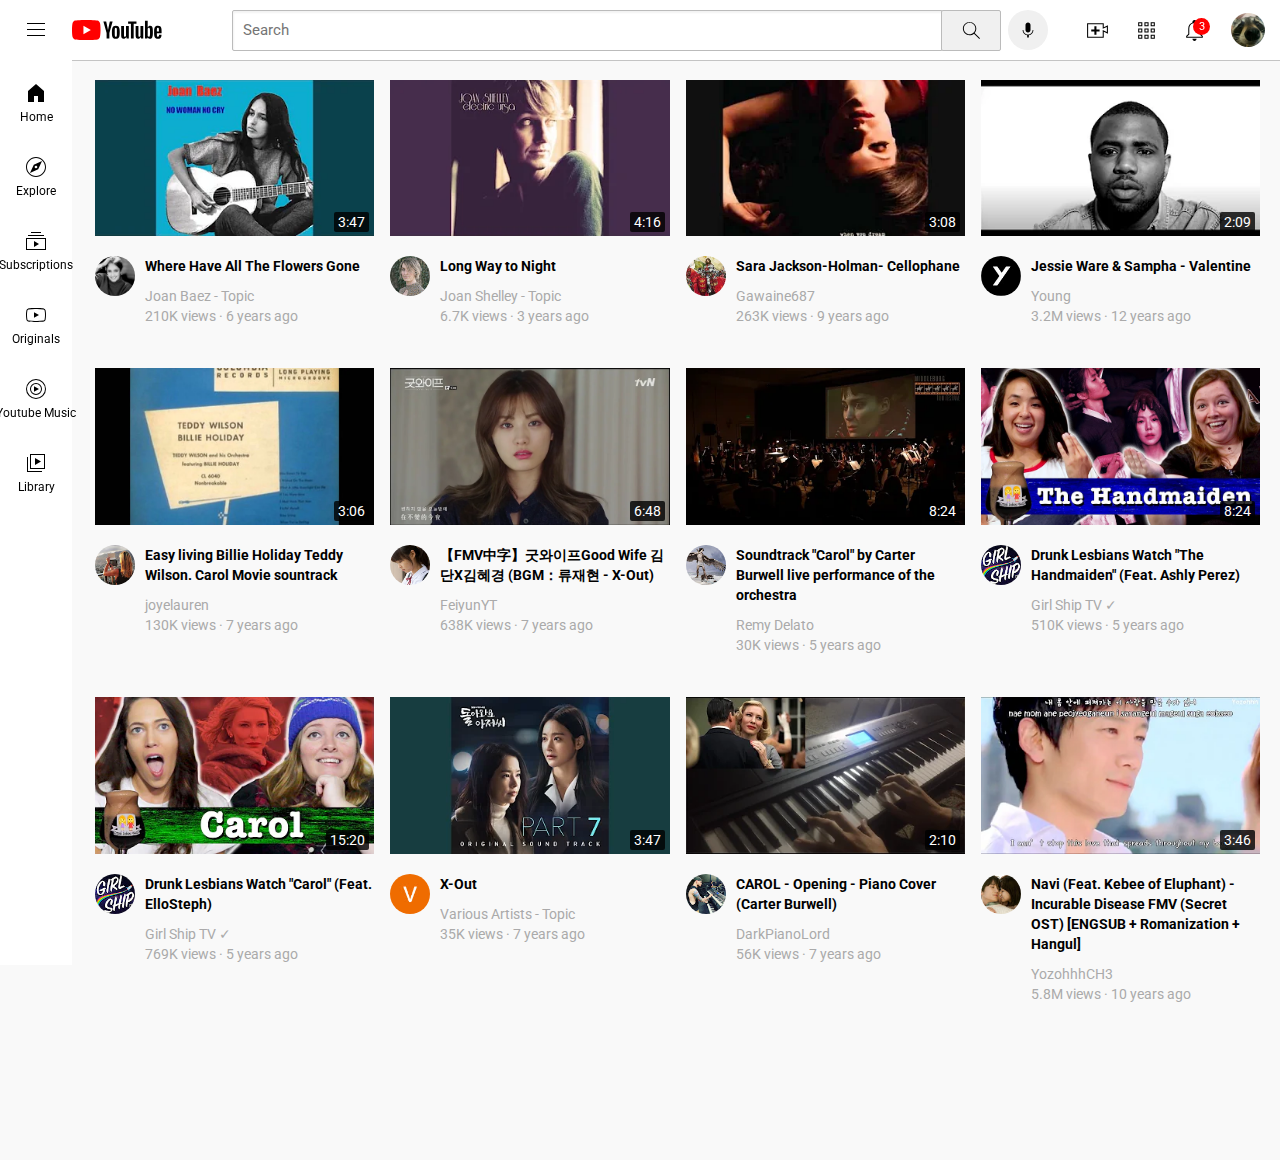
<file: index.html>
<!DOCTYPE html>
<html lang="en">
  <head>
    <title>Youtube.com Clone</title>
    <meta charset="UTF-8">
    <link rel="stylesheet" href="styles/video.css">
    <meta name="viewport" content="width=device-width, initial-scale=1"/>
    <link rel="preconnect" href="https://fonts.googleapis.com">
    <link rel="preconnect" href="https://fonts.gstatic.com" crossorigin>
    <link href="https://fonts.googleapis.com/css2?family=Fraunces:opsz,wght@9..144,700&family=Montserrat:wght@500&family=Roboto&display=swap" rel="stylesheet">
    <link rel="stylesheet" href="styles/general.css">
    <link rel="stylesheet" href="styles/header.css">
    <link rel="stylesheet" href="styles/sidebar.css">
  </head>
  <body>
    <div class="header">
      <div class="left-section">
        <img class="hamburger-menu" src="icons/hamburger-menu.svg">
        <img class="youtube-logo" src="icons/youtube-logo.svg">
      </div>
      <div class="middle-section">
        <input class="search-bar" placeholder="Search" type="text">
        <button class="search-button">
          <img class="search-icon" src="icons/search.svg">
          <div class="tooltip">Search</div>
        </button>
        <button class="voice-search-button">
          <img class="voice-search-icon" src="icons/voice-search-icon.svg">
          <div class="tooltip">Search with your voice</div>
        </button>
        
      </div>
      <div class="right-section">
        <div class="upload-icon-container">
          <img class="upload" src="icons/upload.svg">
          <div class="tooltip">Create</div>
      </div> 
      <div class="youtube-apps-container">
        <img class="youtube-apps" src="icons/youtube-apps.svg">
        <div class="tooltip">YouTube apps</div>
      </div>
      <div class="notifications-container">
        <img class="notifications" src="icons/notifications.svg">
        <div class="notifications-count">3</div>
        <div class="tooltip">Notifications</div>
      </div>
        

        <img class="user-picture" src="channel-pictures/channels4_profile.jpg">
      </div>  
    </div>
    
    <div class="sidebar">
      <div class="sidebar-link">
        <img src="icons/home.svg">
        <div>Home</div>
      </div>
      <div class="sidebar-link">
        <img src="icons/explore.svg">
        <div>Explore</div>
      </div>
      <div class="sidebar-link">
        <img src="icons/subscriptions.svg">
        <div>Subscriptions</div>
      </div>
      <div class="sidebar-link">
        <img src="icons/originals.svg">
        <div>Originals</div>
      </div>
      <div class="sidebar-link">
        <img src="icons/youtube-music.svg">
        <div>Youtube Music</div>
      </div>
      <div class="sidebar-link">
        <img src="icons/library.svg">
        <div>Library</div>
      </div>
    </div>
    <!--main and section gives our code a bit more structure and super helpful for screen readers-->

    <main>
      <section class="video-grid">
      <div class="video-preview">
        <a href="https://www.youtube.com/watch?v=fIPJGljUkAc&list=LL&index=30&pp=gAQBiAQB8AUB">
          <div class="thumbnail-row">
            <img class="thumbnail" src="Thumbnails/hqdefault (1).webp"/>
            <div class="time-stamp">3:47</div>
          </div>
          
          <div class="video-info-grid">
            <div class="channel-picture">
              <img class="profile-picture" src="channel-pictures/joanbaez.jpeg"/>
            </div>
            <div class="video-info">
              <span class="video-title">Where Have All The Flowers Gone</span>        
              <span class="video-author">Joan Baez - Topic</span>
              <span class="video-stats">210K views &middot; 6 years ago</span>
            </div>        
          </div>   
        </a>         
      </div>
      <div class="video-preview">
        <a href="https://www.youtube.com/watch?v=IBx5qoKXGe8&list=LL&index=22&pp=gAQBiAQB8AUB">
          <div class="thumbnail-row">
            <img class="thumbnail" src="Thumbnails/hqdefault (2).webp"/>
            <div class="time-stamp">4:16</div>
          </div>          
          <div class="video-info-grid">
            <div class="channel-picture">
              <img class="profile-picture" src="channel-pictures/joanshelley.jpg"/>
            </div>
            <div class="video-info">
              <span class="video-title">Long Way to Night</span>        
              <span class="video-author">Joan Shelley - Topic</span>
              <span class="video-stats">6.7K views &middot; 3 years ago</span>
          </div>      
        </div>
        </a>
    
      </div>
      <div class="video-preview">
        <a href="https://www.youtube.com/watch?v=JFgVgHmKrRc&list=LL&index=29&pp=gAQBiAQB8AUB">
          <div class="thumbnail-row">
            <img class="thumbnail" src="Thumbnails/hqdefault (3).webp"/>
            <div class="time-stamp">3:08</div>
          </div>       
          <div class="video-info-grid">
            <div class="channel-picture">
              <img class="profile-picture" src="channel-pictures/unnamed.jpg"/>
            </div>
            <div class="video-info">
              <span class="video-title">Sara Jackson-Holman- Cellophane</span>        
              <span class="video-author">Gawaine687</span>
              <span class="video-stats">263K views &middot; 9 years ago</span>
          </div>      
        </div>
        </a>
        
      </div>
      
      <div class="video-preview">
        <a href="https://www.youtube.com/watch?v=2M6VItZtAh4&list=LL&index=32&pp=gAQBiAQB8AUB">
          <div class="thumbnail-row">
            <img class="thumbnail" src="Thumbnails/hqdefault.webp"/>
            <div class="time-stamp">2:09</div>
          </div>        
          <div class="video-info-grid">
            <div class="channel-picture">
              <img class="profile-picture" src="channel-pictures/young.jpg"/>
            </div>
            <div class="video-info">
              <span class="video-title">Jessie Ware & Sampha - Valentine</span>        
              <span class="video-author">Young</span>
              <span class="video-stats">3.2M views &middot; 12 years ago</span>
          </div>      
        </div>
        </a>
       
    </div>
    <div class="video-preview">
      <a href="https://www.youtube.com/watch?v=1PE2t-YT8D8&pp=ygUaZWFzeSBsaXZpbmcgYmlsbGllIGhvbGlkYXk%3D">
        <div class="thumbnail-row">
          <img class="thumbnail" src="Thumbnails/hq720.webp"/>
          <div class="time-stamp">3:06</div>
        </div>
        
        <div class="video-info-grid">
          <div class="channel-picture">
            <img class="profile-picture" src="channel-pictures/channels5_profile.jpeg"/>
          </div>
          <div class="video-info">
            <span class="video-title">Easy living Billie Holiday Teddy Wilson. Carol Movie sountrack</span>        
            <span class="video-author">joyelauren</span>
            <span class="video-stats">130K views &middot; 7 years ago</span>
          </div>        
        </div>  
      </a>
        
    </div>
    <div class="video-preview">
      <a href="https://www.youtube.com/watch?v=NteBNlPA39E">
        <div class="thumbnail-row">
          <img class="thumbnail" src="Thumbnails/xout.webp"/>
          <div class="time-stamp">6:48</div>
        </div>         
        <div class="video-info-grid">
          <div class="channel-picture">
            <img class="profile-picture" src="channel-pictures/unnamed1.jpeg"/>
          </div>
          <div class="video-info">
            <span class="video-title">【FMV中字】굿와이프Good Wife 김단X김혜경 (BGM：류재현 - X-Out)</span>        
            <span class="video-author">FeiyunYT</span>
            <span class="video-stats">638K views &middot; 7 years ago</span>
          </div>        
        </div> 
      </a>         
    </div>
    <div class="video-preview">
      <a href="https://www.youtube.com/watch?v=H1uVt-h-jF4&ab_channel=RemyDelato">
        <div class="thumbnail-row">
          <img class="thumbnail" src="Thumbnails/carol.webp"/>
          <div class="time-stamp">8:24</div>
        </div>
        
        <div class="video-info-grid">
          <div class="channel-picture">
            <img class="profile-picture" src="channel-pictures/carol.jpeg"/>
          </div>
          <div class="video-info">
            <span class="video-title">Soundtrack "Carol" by Carter Burwell live performance of the orchestra</span>        
            <span class="video-author">Remy Delato</span>
            <span class="video-stats">30K views &middot; 5 years ago</span>
          </div>        
        </div>   
      </a>         
    </div>
    <div class="video-preview">
      <a href="https://www.youtube.com/watch?v=zp2pzSEOoHU&t=104s&pp=ygUTZHJ1bmsgbGVzYmlhbiB3YXRjaA%3D%3D">
        <div class="thumbnail-row">
          <img class="thumbnail" src="Thumbnails/hand.webp"/>
          <div class="time-stamp">8:24</div>
        </div>
        
        <div class="video-info-grid">
          <div class="channel-picture">
            <img class="profile-picture" src="channel-pictures/hand.jpeg"/>
          </div>
          <div class="video-info">
            <span class="video-title">Drunk Lesbians Watch "The Handmaiden" (Feat. Ashly Perez)</span>        
            <span class="video-author">Girl Ship TV &#10003</span>
            <span class="video-stats">510K views &middot; 5 years ago</span>
          </div>        
        </div>   
      </a>         
    </div>
    <div class="video-preview">
      <a href="https://www.youtube.com/watch?v=rBL9Kz26Dvs&t=261s&pp=ygUTZHJ1bmsgbGVzYmlhbiB3YXRjaA%3D%3D">
        <div class="thumbnail-row">
          <img class="thumbnail" src="Thumbnails/wcar.webp"/>
          <div class="time-stamp">15:20</div>
        </div>
        
        <div class="video-info-grid">
          <div class="channel-picture">
            <img class="profile-picture" src="channel-pictures/wcar.jpeg"/>
          </div>
          <div class="video-info">
            <span class="video-title">Drunk Lesbians Watch "Carol" (Feat. ElloSteph)</span>        
            <span class="video-author">Girl Ship TV &#10003</span>
            <span class="video-stats">769K views &middot; 5 years ago</span>
          </div>        
        </div>   
      </a>         
    </div>
    <div class="video-preview">
      <a href="https://www.youtube.com/watch?v=BL_3o-ysglk&pp=ygUEeG91dA%3D%3D">
        <div class="thumbnail-row">
          <img class="thumbnail" src="Thumbnails/xoutv.webp">
          <div class="time-stamp">3:47</div>
        </div>
        
        <div class="video-info-grid">
          <div class="channel-picture">
            <img class="profile-picture" src="channel-pictures/xoutv.jpeg"/>
          </div>
          <div class="video-info">
            <span class="video-title">X-Out</span>        
            <span class="video-author">Various Artists - Topic</span>
            <span class="video-stats">35K views &middot; 7 years ago</span>
          </div>        
        </div>   
      </a>         
    </div>
    <div class="video-preview">
      <a href="https://www.youtube.com/watch?v=ZxcQ4bPO6Jc&pp=ygULY2Fyb2wgcGlhbm8%3D">
        <div class="thumbnail-row">
          <img class="thumbnail" src="Thumbnails/cbp.webp">
          <div class="time-stamp">2:10</div>
        </div>
        
        <div class="video-info-grid">
          <div class="channel-picture">
            <img class="profile-picture" src="channel-pictures/cbp.jpeg"/>
          </div>
          <div class="video-info">
            <span class="video-title">CAROL - Opening - Piano Cover (Carter Burwell)</span>        
            <span class="video-author">DarkPianoLord</span>
            <span class="video-stats">56K views &middot; 7 years ago</span>
          </div>        
        </div>   
      </a>         
    </div>
    <div class="video-preview">
      <a href="https://www.youtube.com/watch?v=mEcx_RJUYO0&pp=ygURaW5jdXJhYmxlIGRpc2Vhc2U%3D">
        <div class="thumbnail-row">
          <img class="thumbnail" src="Thumbnails/inc.webp">
          <div class="time-stamp">3:46</div>
        </div>
        
        <div class="video-info-grid">
          <div class="channel-picture">
            <img class="profile-picture" src="channel-pictures/inc.jpeg"/>
          </div>
          <div class="video-info">
            <span class="video-title">Navi (Feat. Kebee of Eluphant) - Incurable Disease FMV (Secret OST) [ENGSUB + Romanization + Hangul]</span>        
            <span class="video-author">YozohhhCH3</span>
            <span class="video-stats">5.8M views &middot; 10 years ago</span>
          </div>        
        </div>   
      </a>         
    </div>

    
    </section>
  </main>
      
    

      

    
  </body>
</html>
</file>
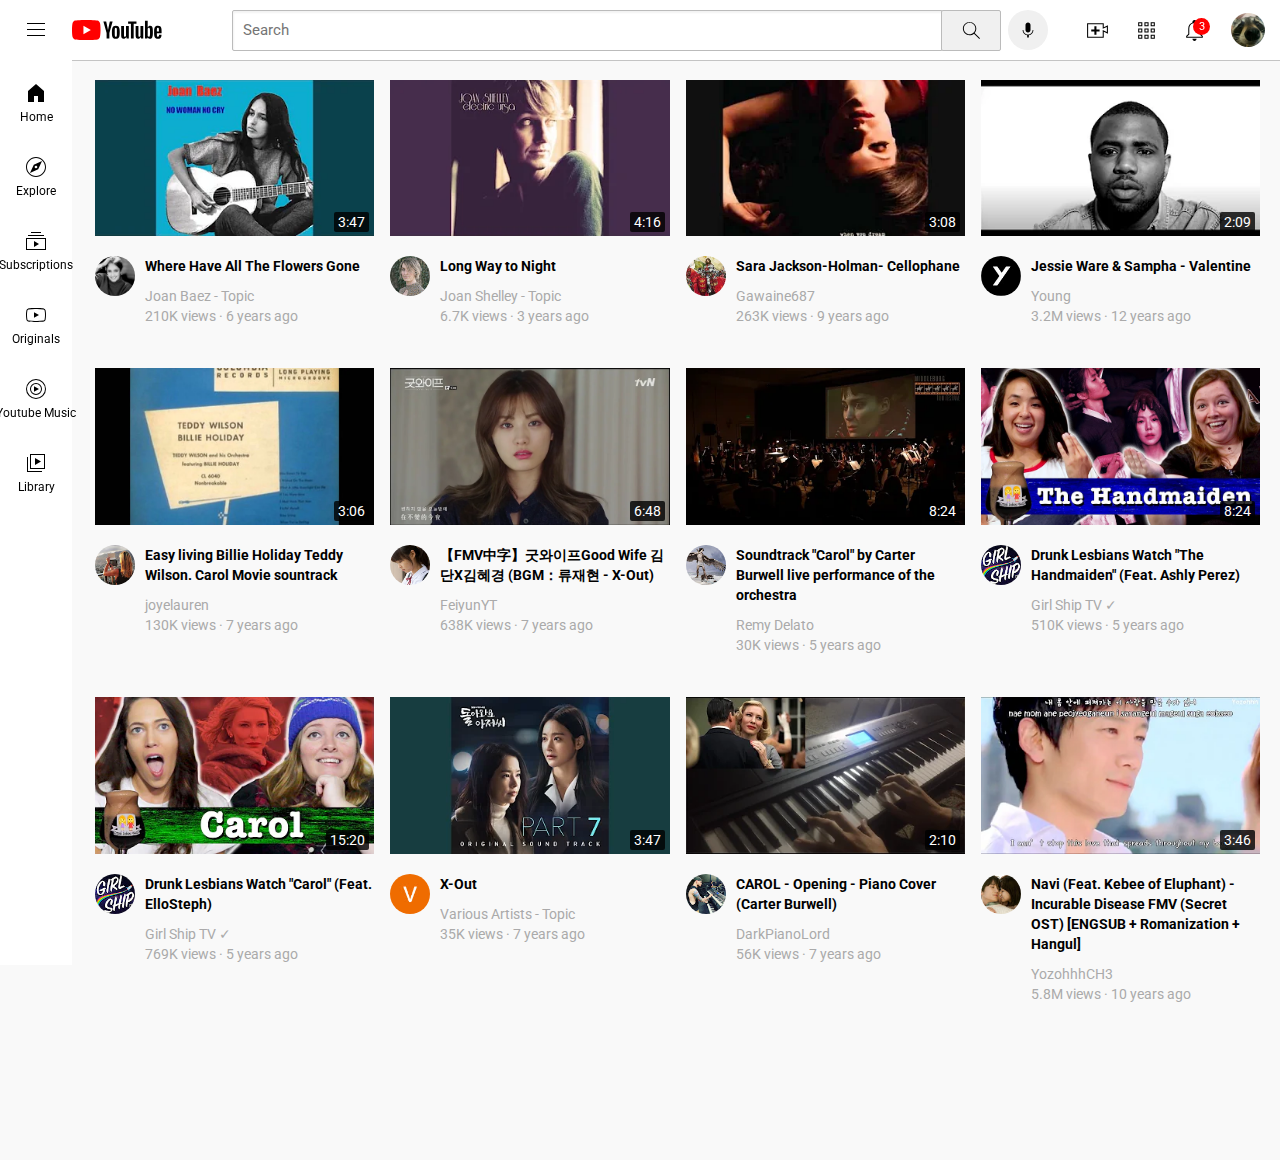
<file: youtube.html>
<!DOCTYPE html>
<html lang="en">
  <head>
    <title>Youtube.com Clone</title>
    <meta charset="UTF-8">
    <link rel="stylesheet" href="styles/video.css">
    <meta name="viewport" content="width=device-width, initial-scale=1"/>
    <link rel="preconnect" href="https://fonts.googleapis.com">
    <link rel="preconnect" href="https://fonts.gstatic.com" crossorigin>
    <link href="https://fonts.googleapis.com/css2?family=Fraunces:opsz,wght@9..144,700&family=Montserrat:wght@500&family=Roboto&display=swap" rel="stylesheet">
    <link rel="stylesheet" href="styles/general.css">
    <link rel="stylesheet" href="styles/header.css">
    <link rel="stylesheet" href="styles/sidebar.css">
  </head>
  <body>
    <div class="header">
      <div class="left-section">
        <img class="hamburger-menu" src="icons/hamburger-menu.svg">
        <img class="youtube-logo" src="icons/youtube-logo.svg">
      </div>
      <div class="middle-section">
        <input class="search-bar" placeholder="Search" type="text">
        <button class="search-button">
          <img class="search-icon" src="icons/search.svg">
          <div class="tooltip">Search</div>
        </button>
        <button class="voice-search-button">
          <img class="voice-search-icon" src="icons/voice-search-icon.svg">
          <div class="tooltip">Search with your voice</div>
        </button>
        
      </div>
      <div class="right-section">
        <div class="upload-icon-container">
          <img class="upload" src="icons/upload.svg">
          <div class="tooltip">Create</div>
      </div> 
      <div class="youtube-apps-container">
        <img class="youtube-apps" src="icons/youtube-apps.svg">
        <div class="tooltip">YouTube apps</div>
      </div>
      <div class="notifications-container">
        <img class="notifications" src="icons/notifications.svg">
        <div class="notifications-count">3</div>
        <div class="tooltip">Notifications</div>
      </div>
        

        <img class="user-picture" src="channel-pictures/channels4_profile.jpg">
      </div>  
    </div>
    
    <div class="sidebar">
      <div class="sidebar-link">
        <img src="icons/home.svg">
        <div>Home</div>
      </div>
      <div class="sidebar-link">
        <img src="icons/explore.svg">
        <div>Explore</div>
      </div>
      <div class="sidebar-link">
        <img src="icons/subscriptions.svg">
        <div>Subscriptions</div>
      </div>
      <div class="sidebar-link">
        <img src="icons/originals.svg">
        <div>Originals</div>
      </div>
      <div class="sidebar-link">
        <img src="icons/youtube-music.svg">
        <div>Youtube Music</div>
      </div>
      <div class="sidebar-link">
        <img src="icons/library.svg">
        <div>Library</div>
      </div>
    </div>
    <!--main and section gives our code a bit more structure and super helpful for screen readers-->

    <main>
      <section class="video-grid">
      <div class="video-preview">
        <a href="https://www.youtube.com/watch?v=fIPJGljUkAc&list=LL&index=30&pp=gAQBiAQB8AUB">
          <div class="thumbnail-row">
            <img class="thumbnail" src="Thumbnails/hqdefault (1).webp"/>
            <div class="time-stamp">3:47</div>
          </div>
          
          <div class="video-info-grid">
            <div class="channel-picture">
              <img class="profile-picture" src="channel-pictures/joanbaez.jpeg"/>
            </div>
            <div class="video-info">
              <span class="video-title">Where Have All The Flowers Gone</span>        
              <span class="video-author">Joan Baez - Topic</span>
              <span class="video-stats">210K views &middot; 6 years ago</span>
            </div>        
          </div>   
        </a>         
      </div>
      <div class="video-preview">
        <a href="https://www.youtube.com/watch?v=IBx5qoKXGe8&list=LL&index=22&pp=gAQBiAQB8AUB">
          <div class="thumbnail-row">
            <img class="thumbnail" src="Thumbnails/hqdefault (2).webp"/>
            <div class="time-stamp">4:16</div>
          </div>          
          <div class="video-info-grid">
            <div class="channel-picture">
              <img class="profile-picture" src="channel-pictures/joanshelley.jpg"/>
            </div>
            <div class="video-info">
              <span class="video-title">Long Way to Night</span>        
              <span class="video-author">Joan Shelley - Topic</span>
              <span class="video-stats">6.7K views &middot; 3 years ago</span>
          </div>      
        </div>
        </a>
    
      </div>
      <div class="video-preview">
        <a href="https://www.youtube.com/watch?v=JFgVgHmKrRc&list=LL&index=29&pp=gAQBiAQB8AUB">
          <div class="thumbnail-row">
            <img class="thumbnail" src="Thumbnails/hqdefault (3).webp"/>
            <div class="time-stamp">3:08</div>
          </div>       
          <div class="video-info-grid">
            <div class="channel-picture">
              <img class="profile-picture" src="channel-pictures/unnamed.jpg"/>
            </div>
            <div class="video-info">
              <span class="video-title">Sara Jackson-Holman- Cellophane</span>        
              <span class="video-author">Gawaine687</span>
              <span class="video-stats">263K views &middot; 9 years ago</span>
          </div>      
        </div>
        </a>
        
      </div>
      
      <div class="video-preview">
        <a href="https://www.youtube.com/watch?v=2M6VItZtAh4&list=LL&index=32&pp=gAQBiAQB8AUB">
          <div class="thumbnail-row">
            <img class="thumbnail" src="Thumbnails/hqdefault.webp"/>
            <div class="time-stamp">2:09</div>
          </div>        
          <div class="video-info-grid">
            <div class="channel-picture">
              <img class="profile-picture" src="channel-pictures/young.jpg"/>
            </div>
            <div class="video-info">
              <span class="video-title">Jessie Ware & Sampha - Valentine</span>        
              <span class="video-author">Young</span>
              <span class="video-stats">3.2M views &middot; 12 years ago</span>
          </div>      
        </div>
        </a>
       
    </div>
    <div class="video-preview">
      <a href="https://www.youtube.com/watch?v=1PE2t-YT8D8&pp=ygUaZWFzeSBsaXZpbmcgYmlsbGllIGhvbGlkYXk%3D">
        <div class="thumbnail-row">
          <img class="thumbnail" src="Thumbnails/hq720.webp"/>
          <div class="time-stamp">3:06</div>
        </div>
        
        <div class="video-info-grid">
          <div class="channel-picture">
            <img class="profile-picture" src="channel-pictures/channels5_profile.jpeg"/>
          </div>
          <div class="video-info">
            <span class="video-title">Easy living Billie Holiday Teddy Wilson. Carol Movie sountrack</span>        
            <span class="video-author">joyelauren</span>
            <span class="video-stats">130K views &middot; 7 years ago</span>
          </div>        
        </div>  
      </a>
        
    </div>
    <div class="video-preview">
      <a href="https://www.youtube.com/watch?v=NteBNlPA39E">
        <div class="thumbnail-row">
          <img class="thumbnail" src="Thumbnails/xout.webp"/>
          <div class="time-stamp">6:48</div>
        </div>         
        <div class="video-info-grid">
          <div class="channel-picture">
            <img class="profile-picture" src="channel-pictures/unnamed1.jpeg"/>
          </div>
          <div class="video-info">
            <span class="video-title">【FMV中字】굿와이프Good Wife 김단X김혜경 (BGM：류재현 - X-Out)</span>        
            <span class="video-author">FeiyunYT</span>
            <span class="video-stats">638K views &middot; 7 years ago</span>
          </div>        
        </div> 
      </a>         
    </div>
    <div class="video-preview">
      <a href="https://www.youtube.com/watch?v=H1uVt-h-jF4&ab_channel=RemyDelato">
        <div class="thumbnail-row">
          <img class="thumbnail" src="Thumbnails/carol.webp"/>
          <div class="time-stamp">8:24</div>
        </div>
        
        <div class="video-info-grid">
          <div class="channel-picture">
            <img class="profile-picture" src="channel-pictures/carol.jpeg"/>
          </div>
          <div class="video-info">
            <span class="video-title">Soundtrack "Carol" by Carter Burwell live performance of the orchestra</span>        
            <span class="video-author">Remy Delato</span>
            <span class="video-stats">30K views &middot; 5 years ago</span>
          </div>        
        </div>   
      </a>         
    </div>
    <div class="video-preview">
      <a href="https://www.youtube.com/watch?v=zp2pzSEOoHU&t=104s&pp=ygUTZHJ1bmsgbGVzYmlhbiB3YXRjaA%3D%3D">
        <div class="thumbnail-row">
          <img class="thumbnail" src="Thumbnails/hand.webp"/>
          <div class="time-stamp">8:24</div>
        </div>
        
        <div class="video-info-grid">
          <div class="channel-picture">
            <img class="profile-picture" src="channel-pictures/hand.jpeg"/>
          </div>
          <div class="video-info">
            <span class="video-title">Drunk Lesbians Watch "The Handmaiden" (Feat. Ashly Perez)</span>        
            <span class="video-author">Girl Ship TV &#10003</span>
            <span class="video-stats">510K views &middot; 5 years ago</span>
          </div>        
        </div>   
      </a>         
    </div>
    <div class="video-preview">
      <a href="https://www.youtube.com/watch?v=rBL9Kz26Dvs&t=261s&pp=ygUTZHJ1bmsgbGVzYmlhbiB3YXRjaA%3D%3D">
        <div class="thumbnail-row">
          <img class="thumbnail" src="Thumbnails/wcar.webp"/>
          <div class="time-stamp">15:20</div>
        </div>
        
        <div class="video-info-grid">
          <div class="channel-picture">
            <img class="profile-picture" src="channel-pictures/wcar.jpeg"/>
          </div>
          <div class="video-info">
            <span class="video-title">Drunk Lesbians Watch "Carol" (Feat. ElloSteph)</span>        
            <span class="video-author">Girl Ship TV &#10003</span>
            <span class="video-stats">769K views &middot; 5 years ago</span>
          </div>        
        </div>   
      </a>         
    </div>
    <div class="video-preview">
      <a href="https://www.youtube.com/watch?v=BL_3o-ysglk&pp=ygUEeG91dA%3D%3D">
        <div class="thumbnail-row">
          <img class="thumbnail" src="Thumbnails/xoutv.webp">
          <div class="time-stamp">3:47</div>
        </div>
        
        <div class="video-info-grid">
          <div class="channel-picture">
            <img class="profile-picture" src="channel-pictures/xoutv.jpeg"/>
          </div>
          <div class="video-info">
            <span class="video-title">X-Out</span>        
            <span class="video-author">Various Artists - Topic</span>
            <span class="video-stats">35K views &middot; 7 years ago</span>
          </div>        
        </div>   
      </a>         
    </div>
    <div class="video-preview">
      <a href="https://www.youtube.com/watch?v=ZxcQ4bPO6Jc&pp=ygULY2Fyb2wgcGlhbm8%3D">
        <div class="thumbnail-row">
          <img class="thumbnail" src="Thumbnails/cbp.webp">
          <div class="time-stamp">2:10</div>
        </div>
        
        <div class="video-info-grid">
          <div class="channel-picture">
            <img class="profile-picture" src="channel-pictures/cbp.jpeg"/>
          </div>
          <div class="video-info">
            <span class="video-title">CAROL - Opening - Piano Cover (Carter Burwell)</span>        
            <span class="video-author">DarkPianoLord</span>
            <span class="video-stats">56K views &middot; 7 years ago</span>
          </div>        
        </div>   
      </a>         
    </div>
    <div class="video-preview">
      <a href="https://www.youtube.com/watch?v=mEcx_RJUYO0&pp=ygURaW5jdXJhYmxlIGRpc2Vhc2U%3D">
        <div class="thumbnail-row">
          <img class="thumbnail" src="Thumbnails/inc.webp">
          <div class="time-stamp">3:46</div>
        </div>
        
        <div class="video-info-grid">
          <div class="channel-picture">
            <img class="profile-picture" src="channel-pictures/inc.jpeg"/>
          </div>
          <div class="video-info">
            <span class="video-title">Navi (Feat. Kebee of Eluphant) - Incurable Disease FMV (Secret OST) [ENGSUB + Romanization + Hangul]</span>        
            <span class="video-author">YozohhhCH3</span>
            <span class="video-stats">5.8M views &middot; 10 years ago</span>
          </div>        
        </div>   
      </a>         
    </div>

    
    </section>
  </main>
      
    

      

    
  </body>
</html>
</file>
<file: styles/video.css>
.thumbnail {
  margin-bottom: 4px;
  width: 100%
}

.video-title {
  font-weight: 700;
  margin-top: 0;
  font-size: 14px;
  line-height: 20px;
  margin-bottom: 12px;
  color: black
}

.channel-picture {
  width: 40px;
  object-fit: cover;
  border-radius: 50px
}


.video-stats, .video-author {
  color: #AAAAAA;
  font-size: 14px;
}


.video-title, .video-stats, .video-author {
  display: block;
}


.video-info-grid {
  display: grid;
  grid-template-columns: 50px 1fr;
  
}

span {
  margin-bottom: 4px;
}
/*this style below will be inherited as it contains multiple child elements*/ 
.video-grid {
  display: grid;
  grid-template-columns: 1fr 1fr 1fr;
  column-gap: 16px;
  row-gap: 40px;
  background-color: #f9f9f9

}
/*web responsive */
@media (max-width:  750px) {
  .video-grid {
    grid-template-columns: 1fr 1fr;
  }
}
@media (min-width: 751px), (max-width: 999px) {
  .video-grid {
    grid-template-columns: 1fr 1fr 1fr;
  }
}
@media (min-width: 1000px) {
  .video-grid {
    grid-template-columns: 1fr 1fr 1fr 1fr;
  }
}

.thumbnail-row {
  margin-bottom: 12px;
  position: relative;
}
.profile-picture {
  width: 40px;
  border-radius: 50px;
}
.time-stamp {
  position: absolute;
  right: 5px;
  bottom: 12px;
  color: white;
  background-color: rgba(0,0,0,0.8);
  padding: 2px 4px;
  border-radius: 2px;
  font-size: 14px;

  
}
</file>
<file: styles/general.css>
* {
  font-family: 'Roboto', sans-serif;
  margin-top: 0;
  margin-bottom: 0;
  text-decoration: none;
}
body {
  margin: 0;
  padding: 80px 20px 80px 95px;
  height: 1000px;
  background-color: #f9f9f9;
  
}
</file>
<file: styles/header.css>
.header {
  height: 55px;
  display: flex;
  flex-direction: row;
  justify-content: space-between;
  position: fixed;
  top: 0;
  left: 0;
  right: 0;
  height: 60px;
  background-color: white;
  border-bottom: 1px solid rgba(0, 0, 0, 0.231);
  z-index: 100


}
.left-section {
  margin-right: 70px;
  align-items: center;
  display: flex;
  justify-content: space-around;
}
.hamburger-menu {
  height: 24px;
  margin-left: 24px;
  margin-right: 24px;
}
.voice-search, .upload, .youtube-apps, .youtube-logo, .notifications {
  height: 20px;
  cursor: pointer
}
/* to prevent the icons in the right section
to shrink we use flex-shrink */
/* so basically flex-shrink: 0 = don't shrink */
.right-section {
  width: 180px;
  margin-left: 37px;
  max-width: 500px ;
  display: flex;
  align-items: center;
  justify-content: space-between;
  margin-right: 15px;
  flex-shrink: 0;
}
.upload {
  height: 25px;
}
.youtube-apps {
  height: 25px;
}
.notifications {
  height: 25px;
}
.notifications-container {
  position: relative
}
.notifications-count {
  position: absolute;
  font-size: 11px;
  border-radius: 10px;
  top: 0;
  right: -3px;
  background-color: red;
  color: white;
  padding: 1px 4.5px;
  border: 0.6px solid rgba(0,0,0,0)
}
.user-picture {
  height: 34px;
  border-radius: 17px;
  cursor: pointer

}
.youtube-logo {
  height: 20px;
}
.middle-section {
  flex: 1;
  display: flex;
  justify-content: space-around; 
  align-items: center;
}
.search-button {
  height: 41px;
  width: 60px;
  border: 1px solid rgb(187,187,187);
  margin-left: -2px;
  background-color: rgb(240,240,240);
  border-radius: 2px;
  cursor: pointer;

}
.search-button, .voice-search-button,
.upload-icon-container, .notifications-container, .youtube-apps-container
{
  position: relative;
  display: flex;
  justify-content: center;
  align-items: center;
}
.search-button .tooltip,
.voice-search-button .tooltip,
.upload-icon-container .tooltip,
.youtube-apps-container .tooltip,
.notifications-container .tooltip {
  position: absolute;
  background-color: gray;
  color: white;
  padding: 10px 8px;
  border-radius: 2px;
  font-size: 12px;
  bottom: -40px;
  opacity: 0;
  transition: opacity 0.15s;
  pointer-events: none;
  white-space: nowrap;

}
.search-button:hover .tooltip,
.voice-search-button:hover .tooltip,
.upload-icon-container:hover .tooltip,
.youtube-apps-container:hover .tooltip,
.notifications-container:hover .tooltip
{
  opacity: 1;
}


/* a trick hre is I can set 
the border-radius
to half the width of the height
 to make it round */
.voice-search-button {
  border-radius: 20px;
  border: none;
  height: 40px;
  width: 40px;
  margin-left: 7px;
  background-color: rgb(240,240,240);


}
.voice-search-icon {
  height: 20px;
  
   

}
/* search bar has a default width
but ASA it reaches that default width
its not shrinking anymore
so to remove the default width
we set width: 0 */
/* width: 0 = shrink */
.search-bar {
  flex: 1;
  padding: 10px 10px ;
  height: 19px;
  border: 1px solid rgb(187, 187, 187);
  border-radius: 2px;
  box-shadow: inset 1px 2px 2px rgba(0,0,0,0.05);
  width: 0;

}
.search-bar::placeholder {
  font-size: 15px;
  font-family: Roboto, Arial ;
}
.search-icon {
  height: 23px;
  margin-top: 5px;
  margin-bottom: 5px;
}
.user-profile {
  width: 50px;
  border-radius: 50px;
}
</file>
<file: styles/sidebar.css>
.sidebar {
  position: fixed;
  top: 60px;
  left: 0;
  height: 100%;
  background-color: white;
  width: 72px;
  z-index: 200;
  padding-top: 5px;


}
.sidebar-link {
  height: 74px;
  display: flex;
  justify-content: center;
  align-items: center;
  flex-direction: column;
  cursor: pointer
}

/*position fixed = placed in the browser window
/*position absolute = placed on the page which does move
when we scroll*/

.sidebar-link:hover {
  background-color: rgb(235, 235, 235);

}
.sidebar-link img {
  height: 24px;
  margin-bottom: 5px;
  
}
.sidebar-link div {
  font-size: 12px;
  white-space: nowrap;
}
</file>
